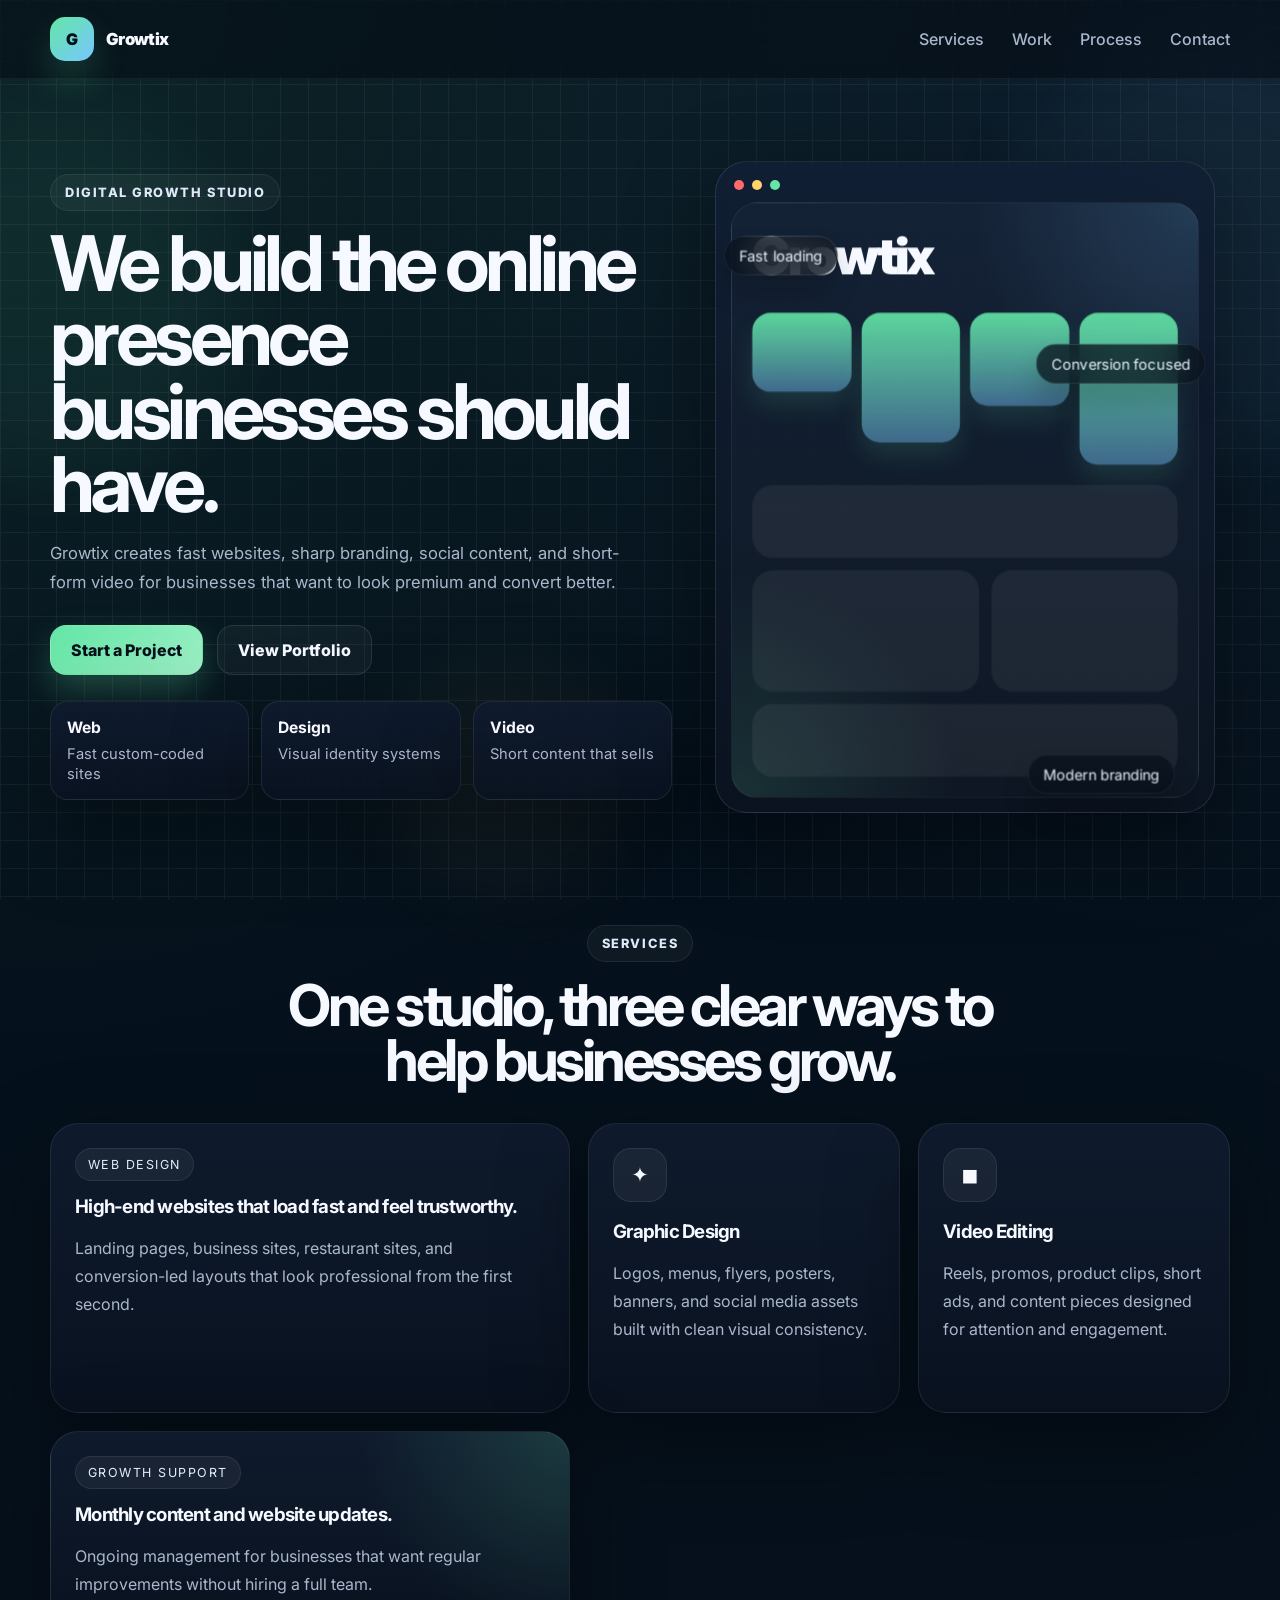
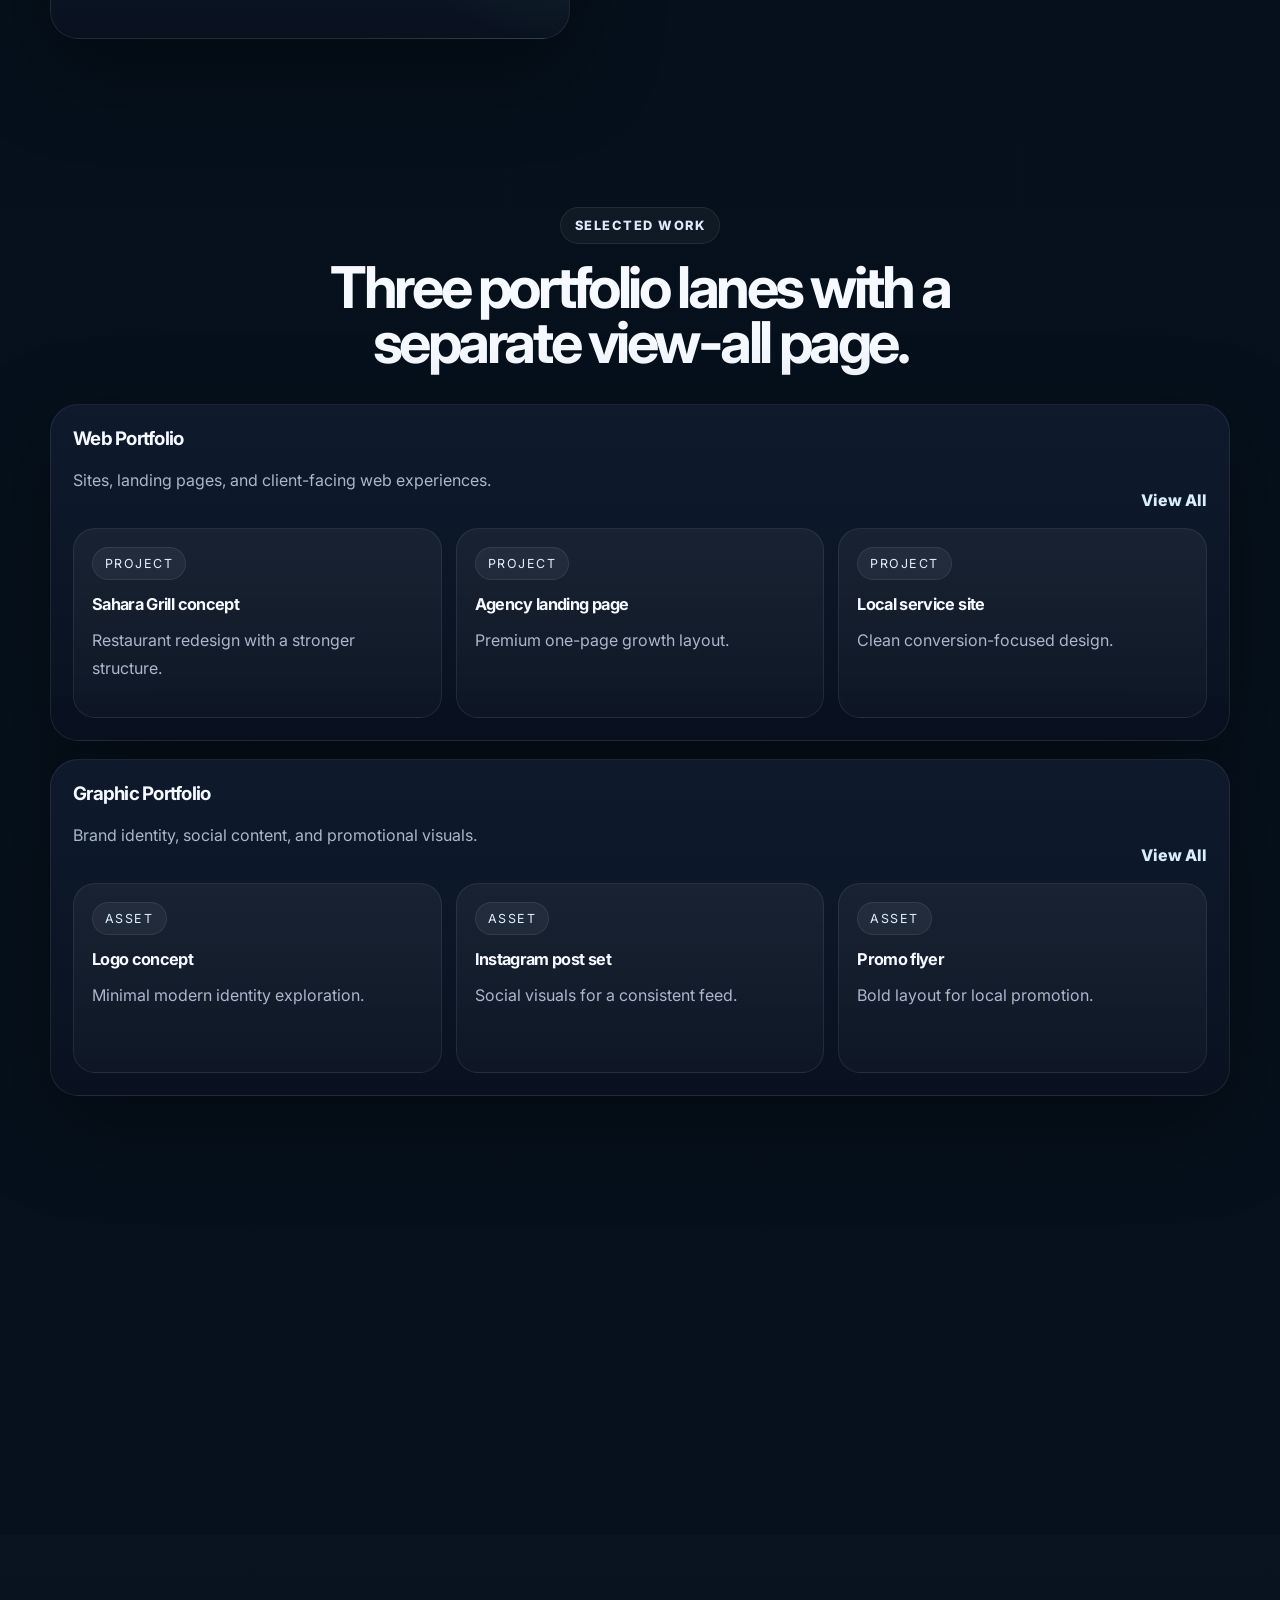
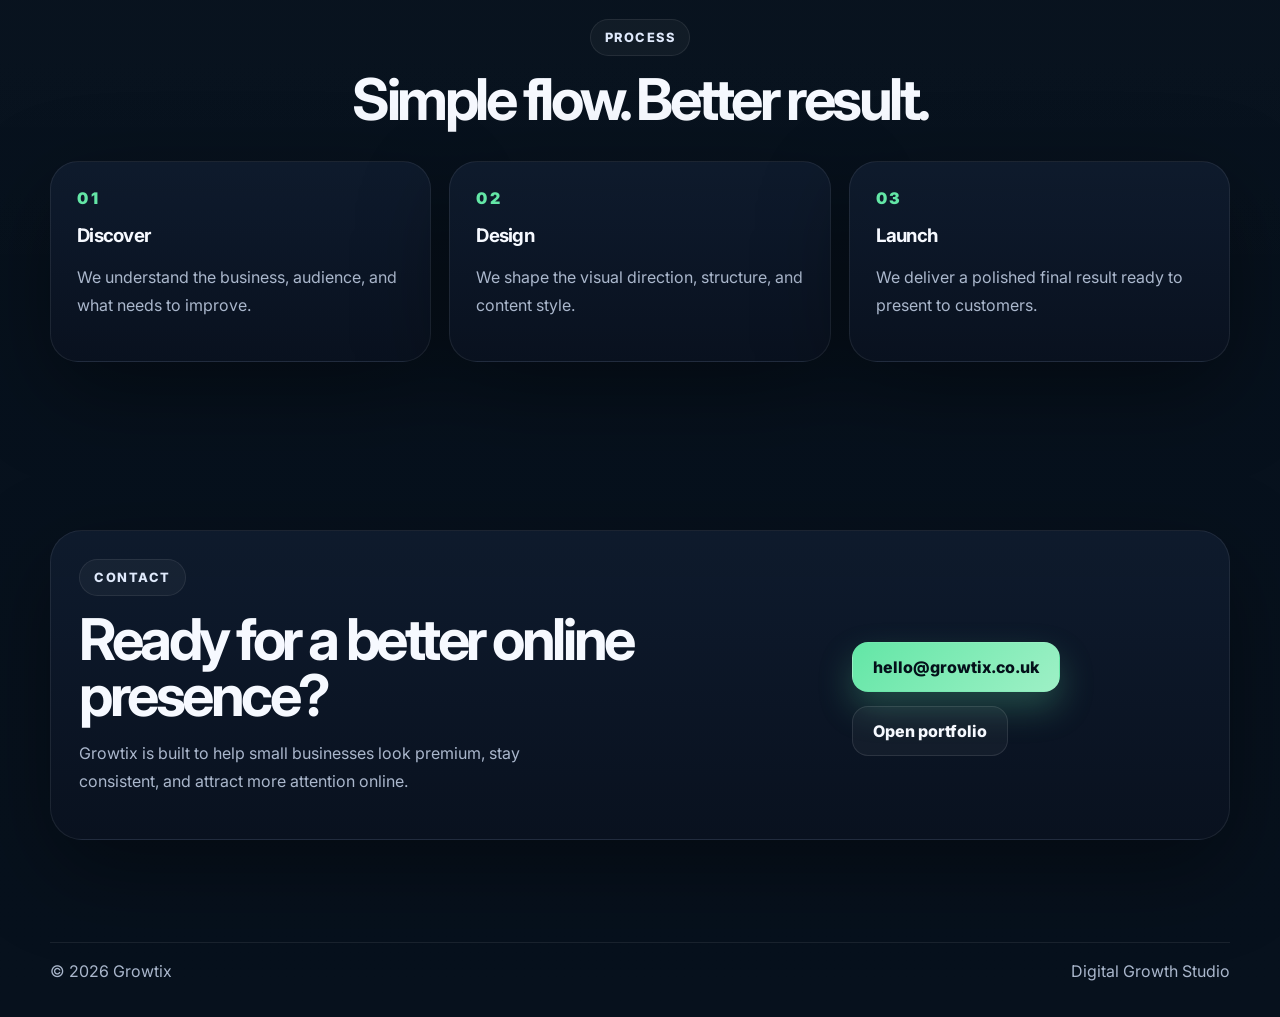
<file: index.html>
<!DOCTYPE html>
<html lang="en">
<head>
  <meta charset="UTF-8" />
  <meta name="viewport" content="width=device-width, initial-scale=1.0" />
  <title>Growtix — Digital Growth Studio</title>
  <meta name="description" content="Growtix builds fast websites, strong branding, graphics, and video content for modern businesses." />
  <link rel="preconnect" href="https://fonts.googleapis.com">
  <link rel="preconnect" href="https://fonts.gstatic.com" crossorigin>
  <link href="https://fonts.googleapis.com/css2?family=Inter:wght@400;500;600;700;800;900&display=swap" rel="stylesheet">
  <link rel="stylesheet" href="styles.css" />
</head>
<body>
  <div class="noise"></div>
  <div class="orb orb-a"></div>
  <div class="orb orb-b"></div>
  <div class="orb orb-c"></div>

  <header class="topbar">
    <div class="wrap topbar-inner">
      <a class="logo" href="index.html">
        <span class="logo-mark">G</span>
        <span class="logo-text">Growtix</span>
      </a>

      <nav class="nav" id="nav">
        <a href="#services">Services</a>
        <a href="#work">Work</a>
        <a href="#process">Process</a>
        <a href="#contact">Contact</a>
      </nav>

      <button class="burger" id="burger" aria-label="Open menu">☰</button>
    </div>
  </header>

  <main>
    <section class="hero">
      <div class="wrap hero-grid">
        <div class="hero-copy reveal">
          <div class="pill">Digital Growth Studio</div>
          <h1>We build the online presence businesses should have.</h1>
          <p class="lead">
            Growtix creates fast websites, sharp branding, social content, and short-form video for businesses that want to look premium and convert better.
          </p>

          <div class="hero-actions">
            <a class="btn btn-primary" href="#contact">Start a Project</a>
            <a class="btn btn-ghost" href="portfolio.html">View Portfolio</a>
          </div>

          <div class="hero-meta">
            <div class="meta-card">
              <strong>Web</strong>
              <span>Fast custom-coded sites</span>
            </div>
            <div class="meta-card">
              <strong>Design</strong>
              <span>Visual identity systems</span>
            </div>
            <div class="meta-card">
              <strong>Video</strong>
              <span>Short content that sells</span>
            </div>
          </div>
        </div>

        <div class="hero-panel reveal">
          <div class="tilt-stage">
            <div class="panel-window tilt-card" id="heroTilt">
              <div class="window-top">
                <span></span><span></span><span></span>
              </div>

              <div class="window-content">
                <div class="big-title">Growtix</div>
                <div class="mini-graph">
                  <span></span><span></span><span></span><span></span>
                </div>
                <div class="mini-grid">
                  <div class="mini-box wide"></div>
                  <div class="mini-box"></div>
                  <div class="mini-box"></div>
                  <div class="mini-box wide"></div>
                </div>
              </div>

              <div class="floating-chip chip-1">Fast loading</div>
              <div class="floating-chip chip-2">Conversion focused</div>
              <div class="floating-chip chip-3">Modern branding</div>
            </div>
          </div>
        </div>
      </div>
    </section>

    <section class="section section-split" id="services">
      <div class="wrap">
        <div class="section-heading reveal">
          <span class="pill">Services</span>
          <h2>One studio, three clear ways to help businesses grow.</h2>
        </div>

        <div class="service-mosaic">
          <article class="service-card card-large reveal">
            <div class="card-tag">Web Design</div>
            <h3>High-end websites that load fast and feel trustworthy.</h3>
            <p>Landing pages, business sites, restaurant sites, and conversion-led layouts that look professional from the first second.</p>
          </article>

          <article class="service-card reveal">
            <div class="icon">✦</div>
            <h3>Graphic Design</h3>
            <p>Logos, menus, flyers, posters, banners, and social media assets built with clean visual consistency.</p>
          </article>

          <article class="service-card reveal">
            <div class="icon">◼</div>
            <h3>Video Editing</h3>
            <p>Reels, promos, product clips, short ads, and content pieces designed for attention and engagement.</p>
          </article>

          <article class="service-card accent-card reveal">
            <div class="card-tag">Growth Support</div>
            <h3>Monthly content and website updates.</h3>
            <p>Ongoing management for businesses that want regular improvements without hiring a full team.</p>
          </article>
        </div>
      </div>
    </section>

    <section class="section" id="work">
      <div class="wrap">
        <div class="section-heading reveal">
          <span class="pill">Selected work</span>
          <h2>Three portfolio lanes with a separate view-all page.</h2>
        </div>

        <div class="portfolio-preview">
          <article class="preview-card reveal">
            <div class="preview-head">
              <div>
                <h3>Web Portfolio</h3>
                <p>Sites, landing pages, and client-facing web experiences.</p>
              </div>
              <a class="link" href="portfolio.html?tab=web">View All</a>
            </div>
            <div class="preview-cards">
              <a class="sample" href="view.html?id=sahara">
                <span class="sample-type">Project</span>
                <strong>Sahara Grill concept</strong>
                <p>Restaurant redesign with a stronger structure.</p>
              </a>
              <a class="sample" href="view.html?id=web-one">
                <span class="sample-type">Project</span>
                <strong>Agency landing page</strong>
                <p>Premium one-page growth layout.</p>
              </a>
              <a class="sample" href="view.html?id=web-two">
                <span class="sample-type">Project</span>
                <strong>Local service site</strong>
                <p>Clean conversion-focused design.</p>
              </a>
            </div>
          </article>

          <article class="preview-card reveal">
            <div class="preview-head">
              <div>
                <h3>Graphic Portfolio</h3>
                <p>Brand identity, social content, and promotional visuals.</p>
              </div>
              <a class="link" href="portfolio.html?tab=graphics">View All</a>
            </div>
            <div class="preview-cards">
              <a class="sample" href="view.html?id=graphic-one">
                <span class="sample-type">Asset</span>
                <strong>Logo concept</strong>
                <p>Minimal modern identity exploration.</p>
              </a>
              <a class="sample" href="view.html?id=graphic-two">
                <span class="sample-type">Asset</span>
                <strong>Instagram post set</strong>
                <p>Social visuals for a consistent feed.</p>
              </a>
              <a class="sample" href="view.html?id=graphic-three">
                <span class="sample-type">Asset</span>
                <strong>Promo flyer</strong>
                <p>Bold layout for local promotion.</p>
              </a>
            </div>
          </article>

          <article class="preview-card reveal">
            <div class="preview-head">
              <div>
                <h3>Video Portfolio</h3>
                <p>Short-form edits, promos, and social content.</p>
              </div>
              <a class="link" href="portfolio.html?tab=video">View All</a>
            </div>
            <div class="preview-cards">
              <a class="sample" href="view.html?id=video-one">
                <span class="sample-type">Edit</span>
                <strong>Food promo reel</strong>
                <p>Fast-paced edit with modern pacing.</p>
              </a>
              <a class="sample" href="view.html?id=video-two">
                <span class="sample-type">Edit</span>
                <strong>Business ad clip</strong>
                <p>Short ad made for quick attention.</p>
              </a>
              <a class="sample" href="view.html?id=video-three">
                <span class="sample-type">Edit</span>
                <strong>Brand story video</strong>
                <p>Clean storytelling for social reach.</p>
              </a>
            </div>
          </article>
        </div>
      </div>
    </section>

    <section class="section section-alt" id="process">
      <div class="wrap">
        <div class="section-heading reveal">
          <span class="pill">Process</span>
          <h2>Simple flow. Better result.</h2>
        </div>

        <div class="timeline">
          <article class="timeline-card reveal">
            <span>01</span>
            <h3>Discover</h3>
            <p>We understand the business, audience, and what needs to improve.</p>
          </article>
          <article class="timeline-card reveal">
            <span>02</span>
            <h3>Design</h3>
            <p>We shape the visual direction, structure, and content style.</p>
          </article>
          <article class="timeline-card reveal">
            <span>03</span>
            <h3>Launch</h3>
            <p>We deliver a polished final result ready to present to customers.</p>
          </article>
        </div>
      </div>
    </section>

    <section class="section" id="contact">
      <div class="wrap">
        <div class="contact-shell reveal">
          <div>
            <span class="pill">Contact</span>
            <h2>Ready for a better online presence?</h2>
            <p>
              Growtix is built to help small businesses look premium, stay consistent, and attract more attention online.
            </p>
          </div>

          <div class="contact-actions">
            <a class="btn btn-primary" href="mailto:hello@growtix.co.uk">hello@growtix.co.uk</a>
            <a class="btn btn-ghost" href="portfolio.html">Open portfolio</a>
          </div>
        </div>
      </div>
    </section>
  </main>

  <footer class="footer">
    <div class="wrap footer-inner">
      <span>© 2026 Growtix</span>
      <span>Digital Growth Studio</span>
    </div>
  </footer>

  <script src="script.js"></script>
</body>
</html>
</file>
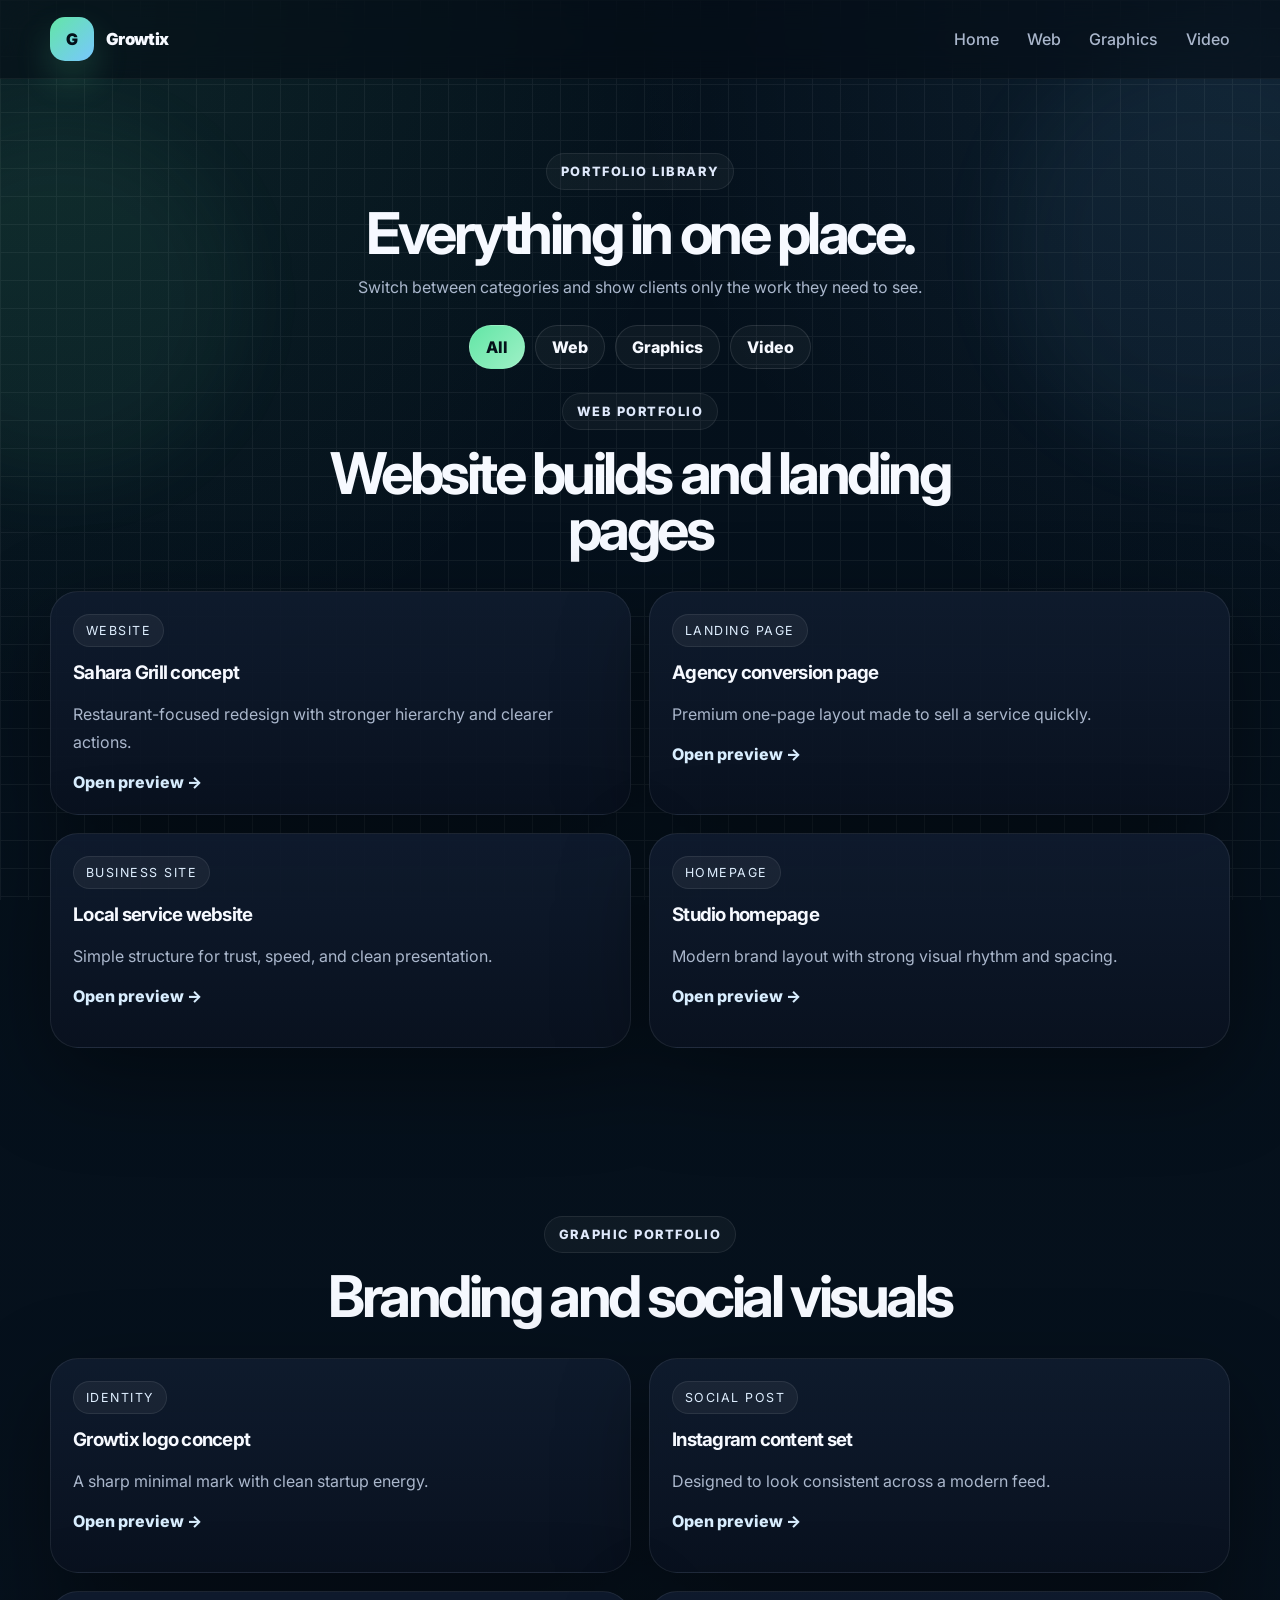
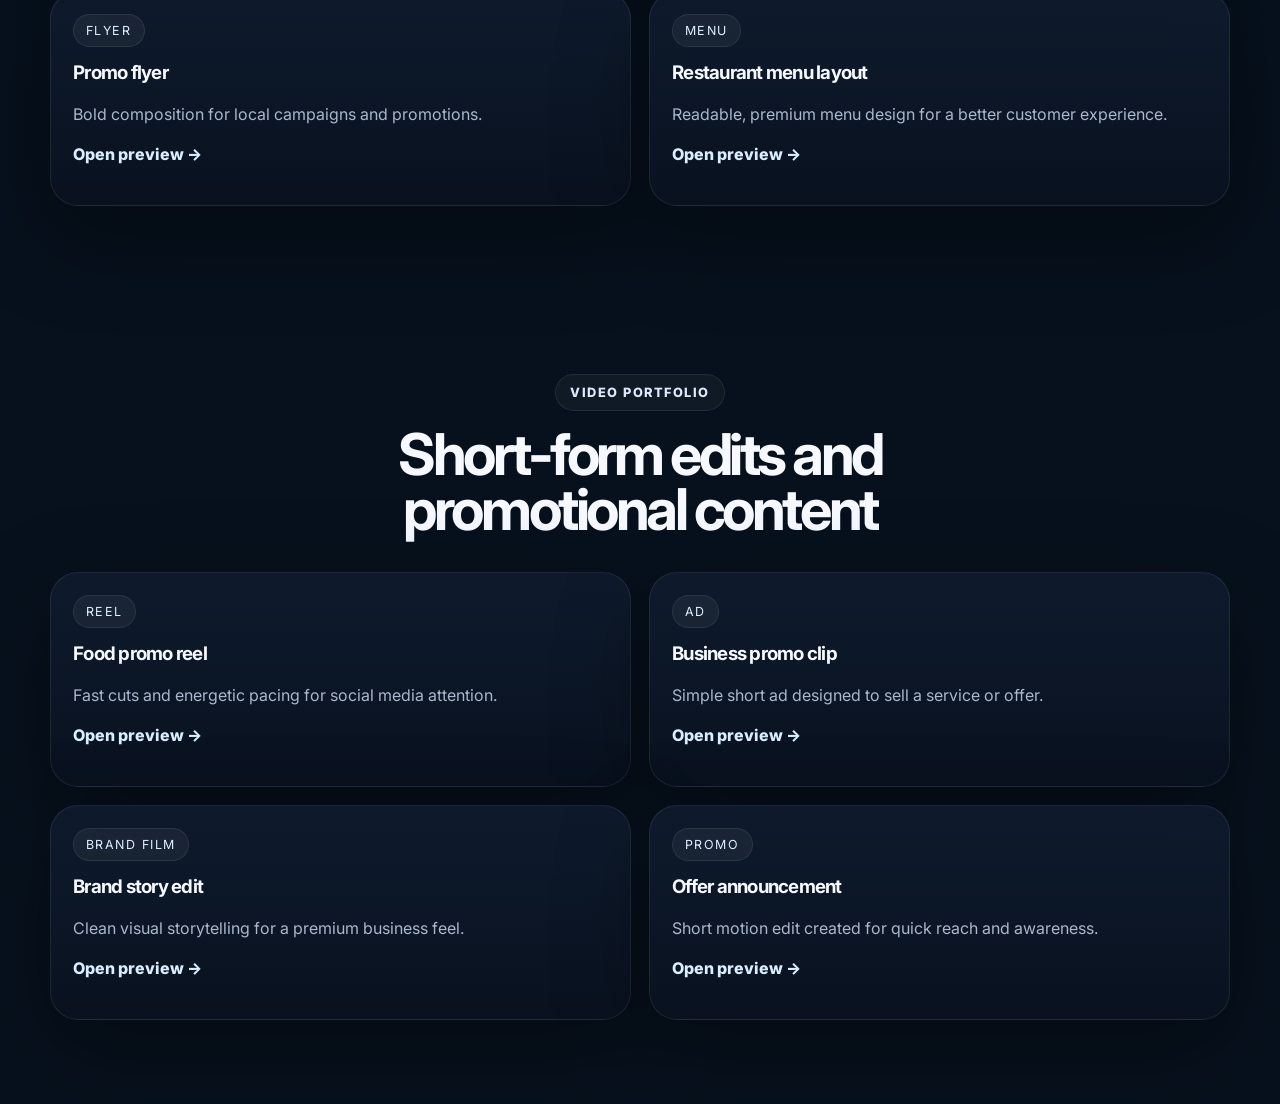
<file: portfolio.html>
<!DOCTYPE html>
<html lang="en">
<head>
  <meta charset="UTF-8" />
  <meta name="viewport" content="width=device-width, initial-scale=1.0" />
  <title>Growtix Portfolio</title>
  <meta name="description" content="Full portfolio view for Growtix web design, graphic design, and video edits." />
  <link rel="preconnect" href="https://fonts.googleapis.com">
  <link rel="preconnect" href="https://fonts.gstatic.com" crossorigin>
  <link href="https://fonts.googleapis.com/css2?family=Inter:wght@400;500;600;700;800;900&display=swap" rel="stylesheet">
  <link rel="stylesheet" href="styles.css" />
</head>
<body>
  <div class="noise"></div>
  <div class="orb orb-a"></div>
  <div class="orb orb-b"></div>

  <header class="topbar">
    <div class="wrap topbar-inner">
      <a class="logo" href="index.html">
        <span class="logo-mark">G</span>
        <span class="logo-text">Growtix</span>
      </a>

      <nav class="nav" id="nav">
        <a href="index.html">Home</a>
        <a href="#web">Web</a>
        <a href="#graphics">Graphics</a>
        <a href="#video">Video</a>
      </nav>

      <button class="burger" id="burger" aria-label="Open menu">☰</button>
    </div>
  </header>

  <main>
    <section class="page-hero">
      <div class="wrap reveal">
        <span class="pill">Portfolio library</span>
        <h1>Everything in one place.</h1>
        <p>Switch between categories and show clients only the work they need to see.</p>

        <div class="tabs">
          <button class="tab active" data-filter="all">All</button>
          <button class="tab" data-filter="web">Web</button>
          <button class="tab" data-filter="graphics">Graphics</button>
          <button class="tab" data-filter="video">Video</button>
        </div>
      </div>
    </section>

    <section class="section pt-0" id="web">
      <div class="wrap">
        <div class="section-heading reveal">
          <span class="pill">Web portfolio</span>
          <h2>Website builds and landing pages</h2>
        </div>

        <div class="grid-2">
          <article class="portfolio-item reveal" data-category="web">
            <div class="portfolio-tag">Website</div>
            <h3>Sahara Grill concept</h3>
            <p>Restaurant-focused redesign with stronger hierarchy and clearer actions.</p>
            <a href="view.html?id=sahara" class="link">Open preview →</a>
          </article>

          <article class="portfolio-item reveal" data-category="web">
            <div class="portfolio-tag">Landing page</div>
            <h3>Agency conversion page</h3>
            <p>Premium one-page layout made to sell a service quickly.</p>
            <a href="view.html?id=web-one" class="link">Open preview →</a>
          </article>

          <article class="portfolio-item reveal" data-category="web">
            <div class="portfolio-tag">Business site</div>
            <h3>Local service website</h3>
            <p>Simple structure for trust, speed, and clean presentation.</p>
            <a href="view.html?id=web-two" class="link">Open preview →</a>
          </article>

          <article class="portfolio-item reveal" data-category="web">
            <div class="portfolio-tag">Homepage</div>
            <h3>Studio homepage</h3>
            <p>Modern brand layout with strong visual rhythm and spacing.</p>
            <a href="view.html?id=web-three" class="link">Open preview →</a>
          </article>
        </div>
      </div>
    </section>

    <section class="section" id="graphics">
      <div class="wrap">
        <div class="section-heading reveal">
          <span class="pill">Graphic portfolio</span>
          <h2>Branding and social visuals</h2>
        </div>

        <div class="grid-2">
          <article class="portfolio-item reveal" data-category="graphics">
            <div class="portfolio-tag">Identity</div>
            <h3>Growtix logo concept</h3>
            <p>A sharp minimal mark with clean startup energy.</p>
            <a href="view.html?id=graphic-one" class="link">Open preview →</a>
          </article>

          <article class="portfolio-item reveal" data-category="graphics">
            <div class="portfolio-tag">Social post</div>
            <h3>Instagram content set</h3>
            <p>Designed to look consistent across a modern feed.</p>
            <a href="view.html?id=graphic-two" class="link">Open preview →</a>
          </article>

          <article class="portfolio-item reveal" data-category="graphics">
            <div class="portfolio-tag">Flyer</div>
            <h3>Promo flyer</h3>
            <p>Bold composition for local campaigns and promotions.</p>
            <a href="view.html?id=graphic-three" class="link">Open preview →</a>
          </article>

          <article class="portfolio-item reveal" data-category="graphics">
            <div class="portfolio-tag">Menu</div>
            <h3>Restaurant menu layout</h3>
            <p>Readable, premium menu design for a better customer experience.</p>
            <a href="view.html?id=graphic-four" class="link">Open preview →</a>
          </article>
        </div>
      </div>
    </section>

    <section class="section" id="video">
      <div class="wrap">
        <div class="section-heading reveal">
          <span class="pill">Video portfolio</span>
          <h2>Short-form edits and promotional content</h2>
        </div>

        <div class="grid-2">
          <article class="portfolio-item reveal" data-category="video">
            <div class="portfolio-tag">Reel</div>
            <h3>Food promo reel</h3>
            <p>Fast cuts and energetic pacing for social media attention.</p>
            <a href="view.html?id=video-one" class="link">Open preview →</a>
          </article>

          <article class="portfolio-item reveal" data-category="video">
            <div class="portfolio-tag">Ad</div>
            <h3>Business promo clip</h3>
            <p>Simple short ad designed to sell a service or offer.</p>
            <a href="view.html?id=video-two" class="link">Open preview →</a>
          </article>

          <article class="portfolio-item reveal" data-category="video">
            <div class="portfolio-tag">Brand film</div>
            <h3>Brand story edit</h3>
            <p>Clean visual storytelling for a premium business feel.</p>
            <a href="view.html?id=video-three" class="link">Open preview →</a>
          </article>

          <article class="portfolio-item reveal" data-category="video">
            <div class="portfolio-tag">Promo</div>
            <h3>Offer announcement</h3>
            <p>Short motion edit created for quick reach and awareness.</p>
            <a href="view.html?id=video-four" class="link">Open preview →</a>
          </article>
        </div>
      </div>
    </section>
  </main>

  <script src="script.js"></script>
</body>
</html>
</file>
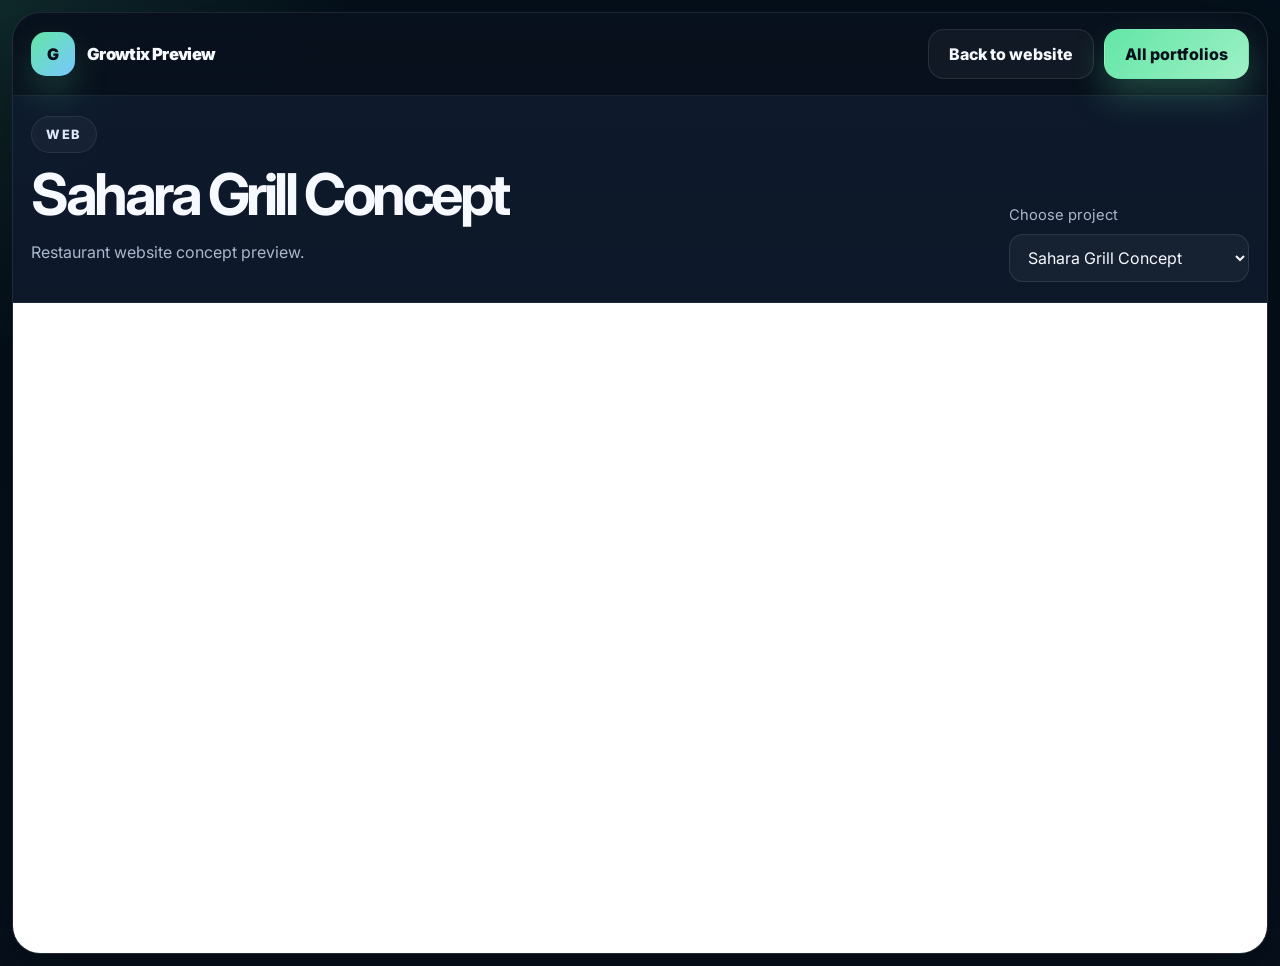
<file: view.html>
<!DOCTYPE html>
<html lang="en">
<head>
  <meta charset="UTF-8" />
  <meta name="viewport" content="width=device-width, initial-scale=1.0" />
  <title>Growtix Preview</title>
  <meta name="description" content="Preview a selected Growtix project inside an iframe." />
  <link rel="preconnect" href="https://fonts.googleapis.com">
  <link rel="preconnect" href="https://fonts.gstatic.com" crossorigin>
  <link href="https://fonts.googleapis.com/css2?family=Inter:wght@400;500;600;700;800;900&display=swap" rel="stylesheet">
  <link rel="stylesheet" href="styles.css" />
</head>
<body class="viewer-body">
  <div class="viewer-shell">
    <header class="viewer-header">
      <a class="logo" href="index.html">
        <span class="logo-mark">G</span>
        <span class="logo-text">Growtix Preview</span>
      </a>

      <div class="viewer-actions">
        <a class="btn btn-ghost" href="index.html">Back to website</a>
        <a class="btn btn-primary" href="portfolio.html">All portfolios</a>
      </div>
    </header>

    <section class="viewer-meta">
      <div>
        <span class="pill" id="projectType">Project</span>
        <h1 id="projectTitle">Preview</h1>
        <p id="projectDesc">Loading project preview.</p>
      </div>

      <div class="viewer-path">
        <label for="projectPicker">Choose project</label>
        <select id="projectPicker"></select>
      </div>
    </section>

    <div class="viewer-frame-wrap">
      <iframe id="previewFrame" title="Project preview"></iframe>
    </div>
  </div>

  <script>
    const projects = {
      sahara: {
        title: "Sahara Grill Concept",
        type: "Web",
        desc: "Restaurant website concept preview.",
        url: "https://portfolio-78t.pages.dev"
      },
      "web-one": {
        title: "Agency Conversion Page",
        type: "Web",
        desc: "Landing page preview.",
        url: "https://max-car-care.pages.dev"
      },
      "web-two": {
        title: "Local Service Website",
        type: "Web",
        desc: "Business site preview.",
        url: "http://aplforum7.blogspot.com/?m=1"
      },
      "web-three": {
        title: "Studio Homepage",
        type: "Web",
        desc: "Homepage concept preview.",
        url: "https://qalamkaruog.blogspot.com/?m=1"
      },
      "graphic-one": {
        title: "Growtix Logo Concept",
        type: "Graphic",
        desc: "Identity preview.",
        url: "https://i.ibb.co/1C6k1CT/sketchy-merge-1-jpg.jpg"
      },
      "graphic-two": {
        title: "Instagram Content Set",
        type: "Graphic",
        desc: "Social visuals preview.",
        url: "https://example.com"
      },
      "graphic-three": {
        title: "Promo Flyer",
        type: "Graphic",
        desc: "Flyer preview.",
        url: "https://example.com"
      },
      "graphic-four": {
        title: "Restaurant Menu Layout",
        type: "Graphic",
        desc: "Menu preview.",
        url: "https://example.com"
      },
      "video-one": {
        title: "Food Promo Reel",
        type: "Video",
        desc: "Short-form food edit preview.",
        url: "https://example.com"
      },
      "video-two": {
        title: "Business Promo Clip",
        type: "Video",
        desc: "Promo ad preview.",
        url: "https://example.com"
      },
      "video-three": {
        title: "Brand Story Edit",
        type: "Video",
        desc: "Storytelling video preview.",
        url: "https://example.com"
      },
      "video-four": {
        title: "Offer Announcement",
        type: "Video",
        desc: "Awareness edit preview.",
        url: "https://example.com"
      }
    };

    const params = new URLSearchParams(window.location.search);
    const id = params.get("id") || "sahara";

    const titleEl = document.getElementById("projectTitle");
    const typeEl = document.getElementById("projectType");
    const descEl = document.getElementById("projectDesc");
    const frame = document.getElementById("previewFrame");
    const picker = document.getElementById("projectPicker");

    Object.entries(projects).forEach(([key, item]) => {
      const option = document.createElement("option");
      option.value = key;
      option.textContent = item.title;
      picker.appendChild(option);
    });

    function loadProject(projectId) {
      const project = projects[projectId] || projects.sahara;
      titleEl.textContent = project.title;
      typeEl.textContent = project.type;
      descEl.textContent = project.desc;
      frame.src = project.url;
      picker.value = projectId in projects ? projectId : "sahara";
      history.replaceState(null, "", `view.html?id=${picker.value}`);
    }

    picker.addEventListener("change", () => loadProject(picker.value));
    loadProject(id);
  </script>
</body>
</html>
</file>
<file: styles.css>
:root{
  --bg:#050b14;
  --bg2:#0a1320;
  --card:#0f1b2e;
  --card2:#111e34;
  --line:rgba(255,255,255,.08);
  --text:#f6f9ff;
  --muted:#aab7cc;
  --green:#63e6a6;
  --cyan:#78c7ff;
  --gold:#ffd87a;
  --shadow:0 30px 90px rgba(0,0,0,.38);
  --r1:22px;
  --r2:30px;
}

*{box-sizing:border-box}
html{scroll-behavior:smooth}
body{
  margin:0;
  font-family:"Inter",system-ui,sans-serif;
  color:var(--text);
  background:
    radial-gradient(circle at top left, rgba(99,230,166,.10), transparent 24%),
    radial-gradient(circle at top right, rgba(120,199,255,.09), transparent 22%),
    linear-gradient(180deg, #04101b 0%, #07111d 100%);
  overflow-x:hidden;
}

a{color:inherit;text-decoration:none}
button,input,select{font:inherit}

.wrap{
  width:min(1180px, calc(100% - 40px));
  margin:0 auto;
}

.noise{
  position:fixed;
  inset:0;
  pointer-events:none;
  opacity:.06;
  background-image:linear-gradient(rgba(255,255,255,.9) 1px, transparent 1px), linear-gradient(90deg, rgba(255,255,255,.9) 1px, transparent 1px);
  background-size:28px 28px;
  z-index:-2;
}
.orb{
  position:fixed;
  border-radius:50%;
  filter:blur(40px);
  pointer-events:none;
  opacity:.36;
  z-index:-1;
  animation:floatOrb 18s ease-in-out infinite;
}
.orb-a{width:360px;height:360px;left:-120px;top:120px;background:rgba(99,230,166,.16)}
.orb-b{width:420px;height:420px;right:-140px;top:40px;background:rgba(120,199,255,.14);animation-delay:-6s}
.orb-c{width:250px;height:250px;left:30%;bottom:0;background:rgba(255,216,122,.11);animation-delay:-12s}
@keyframes floatOrb{
  0%,100%{transform:translateY(0)}
  50%{transform:translateY(-18px)}
}

.topbar{
  position:sticky;
  top:0;
  z-index:40;
  backdrop-filter:blur(18px);
  background:rgba(5,11,20,.56);
  border-bottom:1px solid rgba(255,255,255,.05);
}
.topbar-inner{
  min-height:78px;
  display:flex;
  align-items:center;
  justify-content:space-between;
  gap:16px;
}
.logo{
  display:flex;
  align-items:center;
  gap:12px;
  font-weight:900;
  letter-spacing:-.04em;
}
.logo-mark{
  width:44px;
  height:44px;
  border-radius:15px;
  display:grid;
  place-items:center;
  background:linear-gradient(135deg, var(--green), var(--cyan));
  color:#03101a;
  box-shadow:0 18px 36px rgba(99,230,166,.2);
}
.logo-text{font-size:1.04rem}
.nav{
  display:flex;
  align-items:center;
  gap:28px;
}
.nav a{
  color:var(--muted);
  font-weight:500;
  transition:.25s ease;
}
.nav a:hover{color:var(--text)}
.burger{
  display:none;
  width:46px;
  height:46px;
  border-radius:14px;
  background:rgba(255,255,255,.04);
  border:1px solid var(--line);
  color:var(--text);
}

.hero{
  padding:82px 0 28px;
}
.hero-grid{
  display:grid;
  grid-template-columns:1.08fr .92fr;
  gap:28px;
  align-items:center;
}
.pill{
  display:inline-flex;
  align-items:center;
  gap:10px;
  padding:10px 14px;
  border-radius:999px;
  border:1px solid var(--line);
  background:rgba(255,255,255,.04);
  color:#dfe9fb;
  font-size:.8rem;
  font-weight:800;
  letter-spacing:.12em;
  text-transform:uppercase;
}
.hero h1,
.section-heading h2,
.page-hero h1,
.contact-shell h2,
.viewer-meta h1{
  margin:16px 0 12px;
  letter-spacing:-.06em;
  line-height:.96;
}
.hero h1{
  font-size:clamp(3rem, 6vw, 5.9rem);
  max-width:12ch;
}
.lead,
.section-heading p,
.preview-head p,
.service-card p,
.timeline-card p,
.contact-shell p,
.page-hero p,
.portfolio-item p,
.sample p,
.viewer-meta p{
  color:var(--muted);
  line-height:1.75;
}
.lead{
  max-width:58ch;
  font-size:1.04rem;
}
.hero-actions,
.contact-actions{
  display:flex;
  flex-wrap:wrap;
  gap:14px;
  margin-top:28px;
}
.btn{
  display:inline-flex;
  align-items:center;
  justify-content:center;
  min-height:50px;
  padding:0 20px;
  border-radius:16px;
  border:1px solid transparent;
  font-weight:800;
  transition:.24s ease;
}
.btn:hover{transform:translateY(-2px)}
.btn-primary{
  color:#04101a;
  background:linear-gradient(135deg, var(--green), #9ef0c6);
  box-shadow:0 16px 34px rgba(99,230,166,.25);
}
.btn-ghost{
  background:rgba(255,255,255,.04);
  border-color:rgba(255,255,255,.10);
  color:var(--text);
}
.hero-meta{
  display:grid;
  grid-template-columns:repeat(3,1fr);
  gap:12px;
  margin-top:26px;
}
.meta-card,
.service-card,
.preview-card,
.timeline-card,
.contact-shell,
.portfolio-item,
.viewer-shell{
  background:linear-gradient(180deg, rgba(15,27,46,.94), rgba(10,18,32,.90));
  border:1px solid rgba(255,255,255,.08);
  box-shadow:var(--shadow);
}
.meta-card{
  padding:16px;
  border-radius:18px;
}
.meta-card strong{
  display:block;
  margin-bottom:6px;
  font-size:.98rem;
}
.meta-card span{color:var(--muted);font-size:.92rem}

.hero-panel{
  position:relative;
  min-height:530px;
  display:grid;
  place-items:center;
}
.tilt-stage{
  width:min(100%, 500px);
  perspective:1400px;
}
.panel-window{
  width:100%;
  border-radius:32px;
  padding:18px;
  background:linear-gradient(180deg, rgba(17,31,52,.95), rgba(11,19,32,.95));
  border:1px solid rgba(255,255,255,.10);
  box-shadow:var(--shadow);
}
.tilt-card{
  position:relative;
  transform-style:preserve-3d;
  backface-visibility:hidden;
  will-change:transform;
}
.window-top{
  display:flex;
  gap:8px;
  padding-bottom:16px;
}
.window-top span{
  width:10px;height:10px;border-radius:50%;
  background:rgba(255,255,255,.5);
}
.window-top span:first-child{background:#ff6b6b}
.window-top span:nth-child(2){background:#ffd36b}
.window-top span:nth-child(3){background:#63e6a6}
.window-content{
  border-radius:26px;
  padding:20px;
  background:
    radial-gradient(circle at top right, rgba(120,199,255,.16), transparent 30%),
    radial-gradient(circle at bottom left, rgba(99,230,166,.13), transparent 30%),
    rgba(255,255,255,.02);
  border:1px solid rgba(255,255,255,.06);
  transform:translateZ(18px);
}
.big-title{
  font-size:clamp(2rem, 4vw, 3.2rem);
  font-weight:900;
  letter-spacing:-.06em;
}
.mini-graph{
  display:grid;
  grid-template-columns:repeat(4,1fr);
  gap:10px;
  margin:26px 0 20px;
  transform:translateZ(12px);
}
.mini-graph span{
  height:78px;
  border-radius:18px;
  background:linear-gradient(180deg, rgba(99,230,166,.92), rgba(120,199,255,.45));
  box-shadow:0 14px 24px rgba(99,230,166,.12);
}
.mini-graph span:nth-child(2){height:128px}
.mini-graph span:nth-child(3){height:92px}
.mini-graph span:nth-child(4){height:150px}
.mini-grid{
  display:grid;
  grid-template-columns:1.1fr .9fr;
  gap:12px;
  transform:translateZ(10px);
}
.mini-box{
  height:120px;
  border-radius:20px;
  background:rgba(255,255,255,.06);
}
.mini-box.wide{grid-column:1 / -1;height:72px}
.floating-chip{
  position:absolute;
  z-index:3;
  pointer-events:none;
  padding:10px 14px;
  border-radius:999px;
  border:1px solid rgba(255,255,255,.08);
  background:rgba(8,15,26,.74);
  backdrop-filter:blur(16px);
  box-shadow:0 18px 28px rgba(0,0,0,.2);
  font-size:.9rem;
  color:#eaf2ff;
  transform-style:preserve-3d;
}
.chip-1{left:12px;top:78px;transform:translateZ(24px)}
.chip-2{right:12px;top:184px;transform:translateZ(20px)}
.chip-3{right:42px;bottom:22px;transform:translateZ(18px)}

.section{
  padding:84px 0;
}
.section-alt{
  background:linear-gradient(180deg, rgba(255,255,255,.015), rgba(255,255,255,0));
}
.section-heading{
  max-width:760px;
  margin:0 auto 34px;
  text-align:center;
}
.section-heading h2,
.page-hero h1,
.contact-shell h2,
.viewer-meta h1{
  font-size:clamp(2rem, 4.5vw, 3.7rem);
}
.section-split .service-mosaic{
  display:grid;
  grid-template-columns:1.25fr .75fr .75fr;
  gap:18px;
}
.service-card{
  padding:24px;
  border-radius:28px;
  position:relative;
  overflow:hidden;
}
.service-card h3,
.preview-card h3,
.timeline-card h3,
.portfolio-item h3,
.sample strong{
  letter-spacing:-.04em;
  margin:0 0 12px;
}
.card-large{
  min-height:290px;
}
.card-tag,
.portfolio-tag,
.sample-type{
  display:inline-flex;
  margin-bottom:14px;
  padding:8px 12px;
  border-radius:999px;
  font-size:.78rem;
  letter-spacing:.12em;
  text-transform:uppercase;
  color:#dfefff;
  background:rgba(255,255,255,.05);
  border:1px solid rgba(255,255,255,.08);
}
.icon{
  width:54px;
  height:54px;
  border-radius:18px;
  display:grid;
  place-items:center;
  background:rgba(255,255,255,.05);
  border:1px solid rgba(255,255,255,.08);
  margin-bottom:18px;
  font-size:1.3rem;
}
.accent-card{
  background:
    radial-gradient(circle at top right, rgba(99,230,166,.16), transparent 38%),
    linear-gradient(180deg, rgba(15,27,46,.95), rgba(10,18,32,.90));
}

.portfolio-preview{
  display:grid;
  gap:18px;
}
.preview-card{
  padding:22px;
  border-radius:28px;
}
.preview-head{
  display:flex;
  justify-content:space-between;
  align-items:flex-end;
  gap:16px;
  margin-bottom:18px;
}
.preview-head h3{margin:0 0 8px}
.link{
  color:#d9eeff;
  font-weight:800;
  white-space:nowrap;
}
.preview-cards{
  display:grid;
  grid-template-columns:repeat(3,1fr);
  gap:14px;
}
.sample{
  display:block;
  min-height:190px;
  padding:18px;
  border-radius:22px;
  background:
    linear-gradient(180deg, rgba(255,255,255,.05), rgba(255,255,255,.025));
  border:1px solid rgba(255,255,255,.08);
  transition:.24s ease;
}
.sample:hover{
  transform:translateY(-4px);
  border-color:rgba(99,230,166,.28);
}
.sample strong{display:block;font-size:1.02rem}
.sample p{margin:10px 0 0}

.timeline{
  display:grid;
  grid-template-columns:repeat(3,1fr);
  gap:18px;
}
.timeline-card{
  padding:26px;
  border-radius:28px;
}
.timeline-card span{
  display:inline-flex;
  color:var(--green);
  font-weight:900;
  letter-spacing:.16em;
  margin-bottom:16px;
}

.contact-shell{
  padding:28px;
  border-radius:32px;
  display:flex;
  align-items:center;
  justify-content:space-between;
  gap:24px;
}
.contact-shell p{max-width:52ch}

.footer{
  padding:18px 0 36px;
  color:var(--muted);
}
.footer-inner{
  display:flex;
  align-items:center;
  justify-content:space-between;
  gap:12px;
  border-top:1px solid rgba(255,255,255,.08);
  padding-top:18px;
}

.page-hero{
  padding:74px 0 24px;
}
.page-hero .wrap{
  text-align:center;
}
.page-hero p{
  max-width:62ch;
  margin:0 auto;
}
.tabs{
  display:flex;
  gap:10px;
  justify-content:center;
  flex-wrap:wrap;
  margin-top:24px;
}
.tab{
  min-height:44px;
  padding:0 16px;
  border-radius:999px;
  border:1px solid rgba(255,255,255,.10);
  background:rgba(255,255,255,.04);
  color:var(--text);
  font-weight:800;
  cursor:pointer;
  transition:.22s ease;
}
.tab.active,
.tab:hover{
  background:linear-gradient(135deg, var(--green), #9ef0c6);
  color:#05111a;
}

.grid-2{
  display:grid;
  grid-template-columns:repeat(2,1fr);
  gap:18px;
}
.portfolio-item{
  padding:22px;
  border-radius:28px;
  min-height:215px;
}
.pt-0{padding-top:0}

.viewer-body{
  background:
    radial-gradient(circle at top left, rgba(99,230,166,.12), transparent 22%),
    linear-gradient(180deg, #04101b 0%, #07111d 100%);
}
.viewer-shell{
  width:min(1400px, calc(100% - 24px));
  margin:12px auto;
  border-radius:28px;
  overflow:hidden;
}
.viewer-header{
  display:flex;
  justify-content:space-between;
  align-items:center;
  gap:16px;
  padding:16px 18px;
  border-bottom:1px solid rgba(255,255,255,.08);
  background:rgba(7,13,23,.7);
  backdrop-filter:blur(16px);
}
.viewer-actions{
  display:flex;
  gap:10px;
  flex-wrap:wrap;
}
.viewer-meta{
  display:flex;
  justify-content:space-between;
  align-items:end;
  gap:18px;
  padding:20px 18px;
  border-bottom:1px solid rgba(255,255,255,.08);
}
.viewer-meta h1{margin-top:14px}
.viewer-path{
  min-width:240px;
  display:grid;
  gap:10px;
}
.viewer-path label{
  color:var(--muted);
  font-size:.92rem;
}
.viewer-path select{
  width:100%;
  min-height:48px;
  border-radius:14px;
  padding:0 14px;
  background:rgba(255,255,255,.04);
  color:var(--text);
  border:1px solid rgba(255,255,255,.10);
}
.viewer-frame-wrap{
  height:calc(100vh - 250px);
  min-height:560px;
}
.viewer-frame-wrap iframe{
  width:100%;
  height:100%;
  border:0;
  background:#fff;
}

.reveal{
  opacity:0;
  transform:translateY(18px);
  transition:opacity .8s ease, transform .8s ease;
}
.reveal.visible{
  opacity:1;
  transform:translateY(0);
}

@media (max-width: 1024px){
  .hero-grid,
  .section-split .service-mosaic,
  .timeline,
  .preview-cards,
  .grid-2{
    grid-template-columns:1fr;
  }
  .contact-shell,
  .viewer-meta{
    display:grid;
  }
  .hero-panel{min-height:420px}
  .hero-meta{grid-template-columns:1fr}
  .preview-head{
    display:grid;
    align-items:start;
  }
  .viewer-path{min-width:0}
}

@media (max-width: 760px){
  .nav{
    position:absolute;
    top:78px;
    left:20px;
    right:20px;
    display:none;
    flex-direction:column;
    padding:14px;
    border-radius:20px;
    background:rgba(5,11,20,.96);
    border:1px solid rgba(255,255,255,.08);
    box-shadow:var(--shadow);
  }
  .nav.open{display:flex}
  .burger{display:grid;place-items:center}
  .topbar-inner{position:relative}
  .hero{padding-top:56px}
  .section{padding:72px 0}
  .hero h1{
    max-width:100%;
  }
  .footer-inner{
    flex-direction:column;
    align-items:flex-start;
  }
}
</file>
